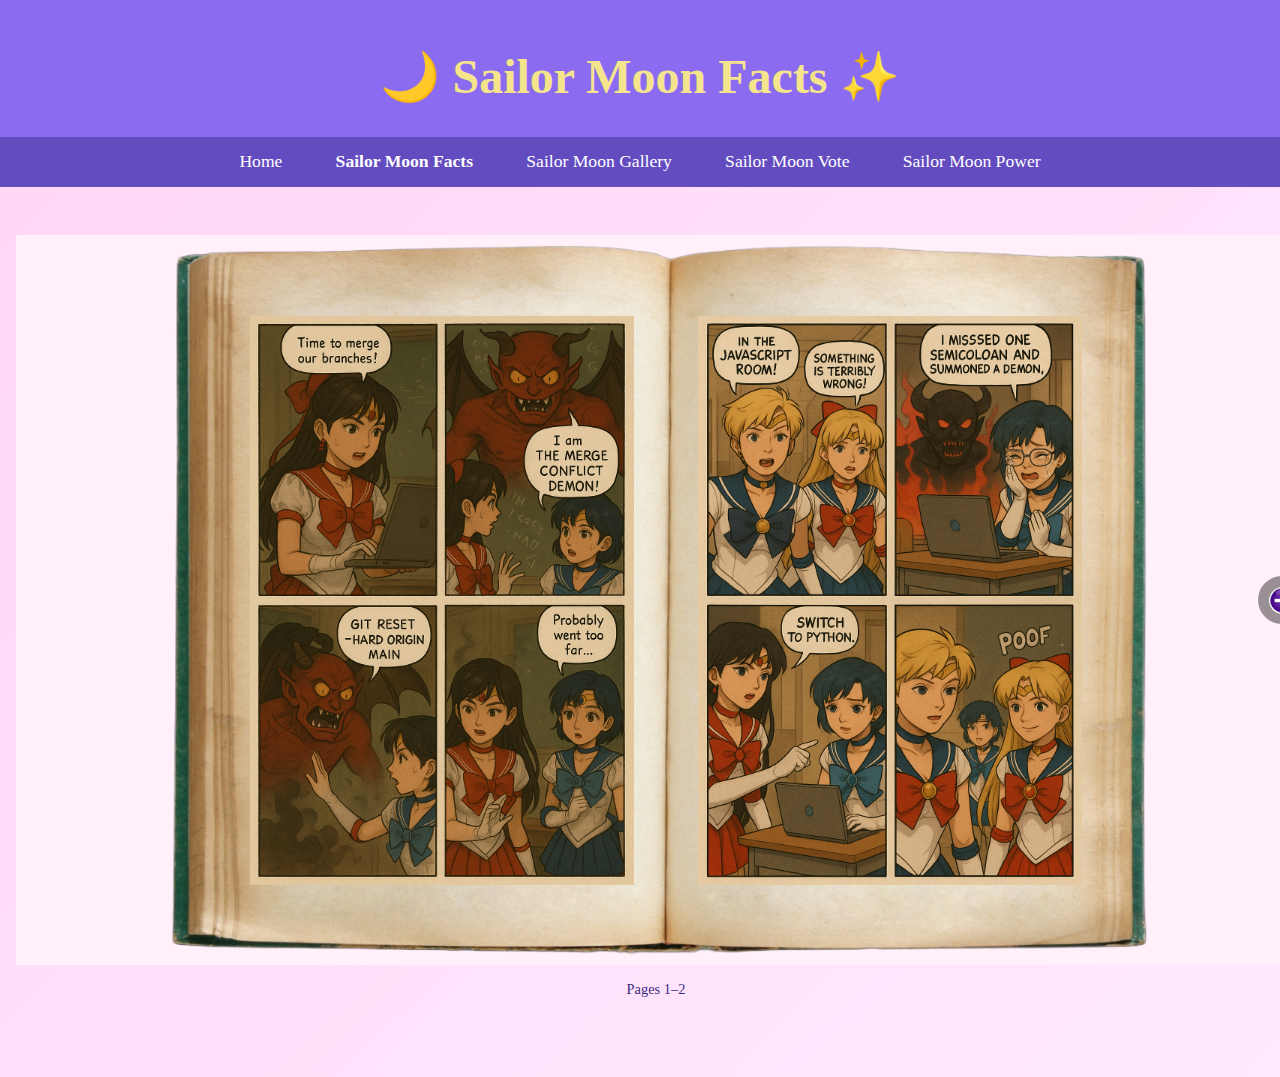
<file: pages/fanfics.html>
<!DOCTYPE html>
<html lang="en">
  <head>
    <meta charset="UTF-8">
    <meta http-equiv="X-UA-Compatible" content="IE=edge">
    <meta name="viewport" content="width=device-width, initial-scale=1.0">
    <title>Sailor Moon facts page</title>
    <!-- Link to Style Sheet -->
    <link href="../styles/style.css" rel="stylesheet">
    <link href="../styles/fanfics.css" rel="stylesheet">
  </head>
  <body>
    <header>
      <h1>🌙 Sailor Moon Facts ✨</h1>
      <nav class="main-nav">
        <ul>
          <li>
            <a href="../index.html">Home</a>
          </li>
          <li class="has-dropdown">
            <a href="facts.html" class="active">Sailor Moon Facts</a>
            <ul class="dropdown">
              <li>
                <a href="fanfics.html">Fanfics</a>
              </li>
            </ul>
          </li>
          <li>
            <a href="gallery.html">Sailor Moon Gallery</a>
          </li>
          <li>
            <a href="vote.html">Sailor Moon Vote</a>
          </li>
          <li>
            <a href="power.html">Sailor Moon Power</a>
          </li>
        </ul>
      </nav>
    </header>
    <main class="comic-wrapper">
      <!-- Radio buttons control which spread is visible -->
      <input type="radio" name="spread" id="spread1" checked>
      <input type="radio" name="spread" id="spread2">
      <section class="book-frame">
        <h2 class="sr-only">Fanfic Comic</h2>
        <!-- Prev arrow (left side) -->
        <label for="spread1" class="nav-arrow nav-prev"></label>
        <!-- Book with open-book image as background -->
        <div class="book">
          <!-- Spread 1: pages 1 & 2 -->
          <div class="spread spread-1">
            <img class="page page-left"
              src="../images/fanfics/page1.png"
              alt="Comic page 1">
            <img class="page page-right"
              src="../images/fanfics/page2.png"
              alt="Comic page 2">
          </div>
          <!-- Spread 2: pages 3 & 4 -->
          <div class="spread spread-2">
            <img class="page page-left"
              src="../images/fanfics/page3.png"
              alt="Comic page 3">
            <img class="page page-right"
              src="../images/fanfics/page4.png"
              alt="Comic page 4">
          </div>
        </div>
        <!-- Next arrow (right side) -->
        <label for="spread2" class="nav-arrow nav-next"></label>
      </section>
      <p class="page-indicator">
        <span class="indicator indicator-1">Pages 1–2</span>
        <span class="indicator indicator-2">Pages 3–4</span>
      </p>
    </main>
  </body>
</html>
</file>
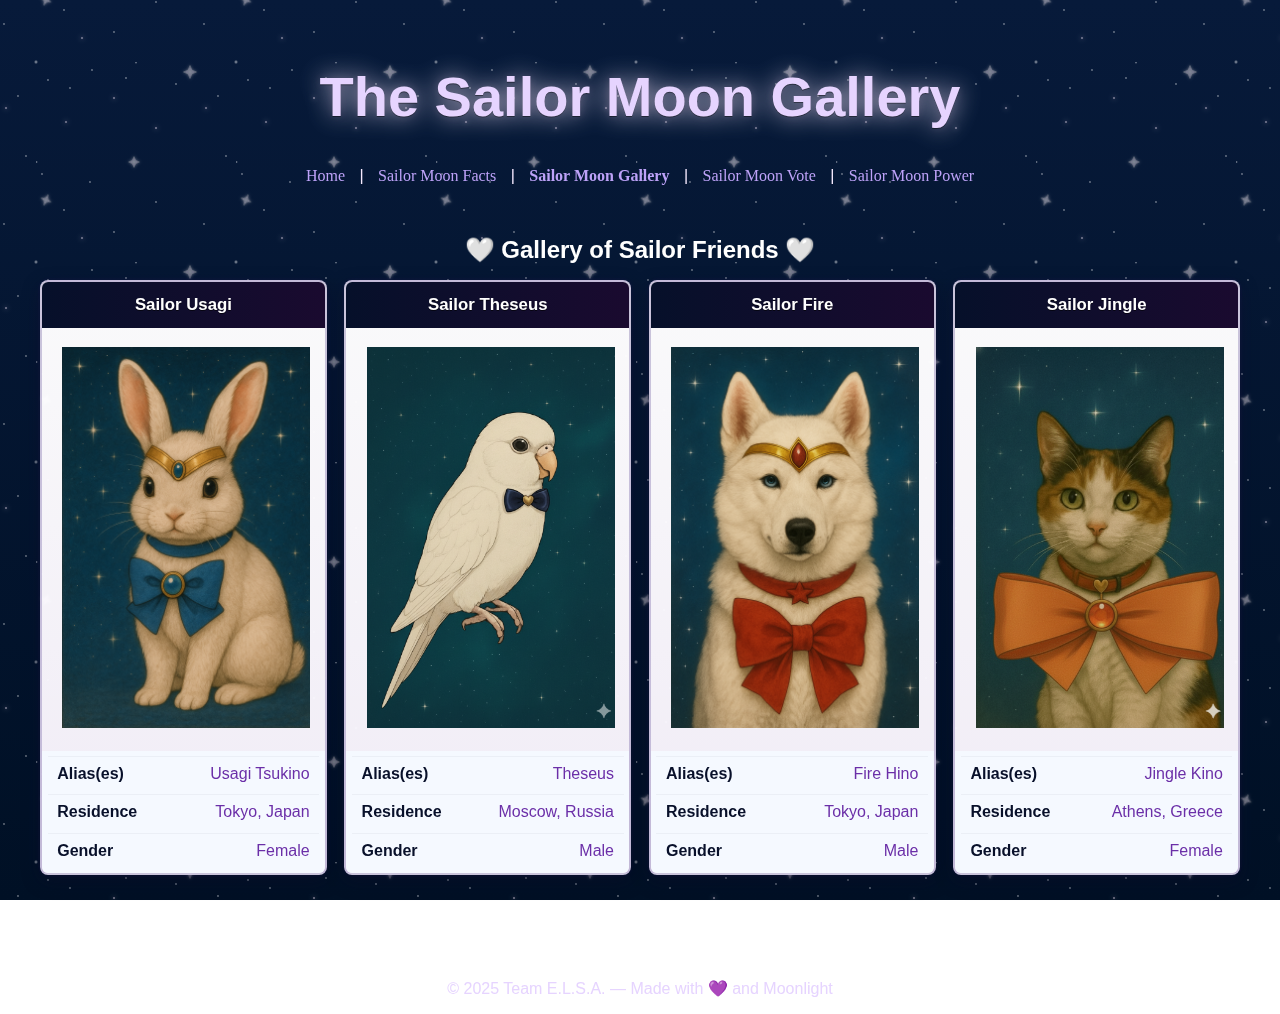
<file: pages/gallery.html>
<!DOCTYPE html>
<html lang="en">

<head>
  <meta charset="UTF-8">
  <meta http-equiv="X-UA-Compatible" content="IE=edge">
  <meta name="viewport" content="width=device-width, initial-scale=1.0">
  <title>Sailor Moon gallery page</title>
  <!-- Link to Style Sheet -->
  <link href="../styles/style.css" rel="stylesheet" />
  <link href="../styles/gallery.css" rel="stylesheet" />
</head>

<body class="container">
  <header>
    <h1>The Sailor Moon Gallery </h1>
    <nav>
      <ul>
        <li>
          <a href="../index.html">Home</a>
        </li>
        <li>|</li>
        <li>
          <a href="facts.html">Sailor Moon Facts</a>
        </li>
        <li>|</li>
        <li>
          <a href="gallery.html"><strong>Sailor Moon Gallery</strong></a>
        </li>
        <li>|</li>
        <li>
          <a href="vote.html">Sailor Moon Vote</a>
        </li>
        <li>|</li>
        <li>
          <a href="power.html">Sailor Moon Power</a>
        </li>
      </ul>
    </nav>
  </header>
  <main>
    <h2>🤍 Gallery of Sailor Friends 🤍</h2>

    <div class="gallery">
      <!-- Card 1 -->
      <article class="card">
        <div class="card-header">Sailor Usagi</div>
        <div class="card-image">
          <div class="img-swap" tabindex="0">
            <img class="img-front" src="../images/gallery/rabbit_u_li.png" alt="Sailor Li Yan" />
            <img class="img-back" src="../images/gallery/usagi_and_li.png" alt="" aria-hidden="true">
          </div>
        </div>
        <div class="card-body">
          <div class="card-row"><strong>Alias(es)</strong><span>Usagi Tsukino</span></div>
          <div class="card-row"><strong>Residence</strong><span>Tokyo, Japan</span></div>
          <div class="card-row"><strong>Gender</strong><span>Female</span></div>
        </div>
      </article>

      <!-- Card 2 -->
      <article class="card">
        <div class="card-header">Sailor Theseus</div>
        <div class="card-image">
          <div class="img-swap" tabindex="0">
            <img class="img-front" src="../images/gallery/Theseus_Ekat_1.png" alt="Sailor Theseus" />
            <img class="img-back" src="../images/gallery/Theseus_and_Ekaterina.png" alt="" aria-hidden="true">
          </div>
        </div>
        <div class="card-body">
          <div class="card-row"><strong>Alias(es)</strong><span>Theseus</span></div>
          <div class="card-row"><strong>Residence</strong><span>Moscow, Russia</span></div>
          <div class="card-row"><strong>Gender</strong><span>Male</span></div>
        </div>
      </article>

      <!-- Card 3 -->
      <article class="card">
        <div class="card-header">Sailor Fire</div>
        <div class="card-image">
          <div class="img-swap" tabindex="0">
            <img class="img-front" src="../images/gallery/Fire_Alicefriends.png" alt="Sailor Fire">
            <img class="img-back" src="../images/gallery/Fire_and_Alice.png" alt="" aria-hidden="true">
          </div>
        </div>
        <div class="card-body">
          <div class="card-row"><strong>Alias(es)</strong><span>Fire Hino</span></div>
          <div class="card-row"><strong>Residence</strong><span>Tokyo, Japan</span></div>
          <div class="card-row"><strong>Gender</strong><span>Male</span></div>
        </div>
      </article>

      <!-- Card 4 -->
      <article class="card">
        <div class="card-header">Sailor Jingle</div>
        <div class="card-image">
          <div class="img-swap" tabindex="0">
            <img class="img-front" src="../images/gallery/Jingle_princess.png" alt="Sailor Jingle" />
            <img class="img-back" src="../images/gallery/Sophie_and_jingle.png" alt="" aria-hidden="true">
          </div>
        </div>
        <div class="card-body">
          <div class="card-row"><strong>Alias(es)</strong><span>Jingle Kino</span></div>
          <div class="card-row"><strong>Residence</strong><span>Athens, Greece</span></div>
          <div class="card-row"><strong>Gender</strong><span>Female</span></div>
        </div>
      </article>

    </div>
  </main>

  <footer>
    <p>&copy; 2025 Team E.L.S.A. — Made with 💜 and Moonlight</p>
  </footer>

</body>

</html>
</file>
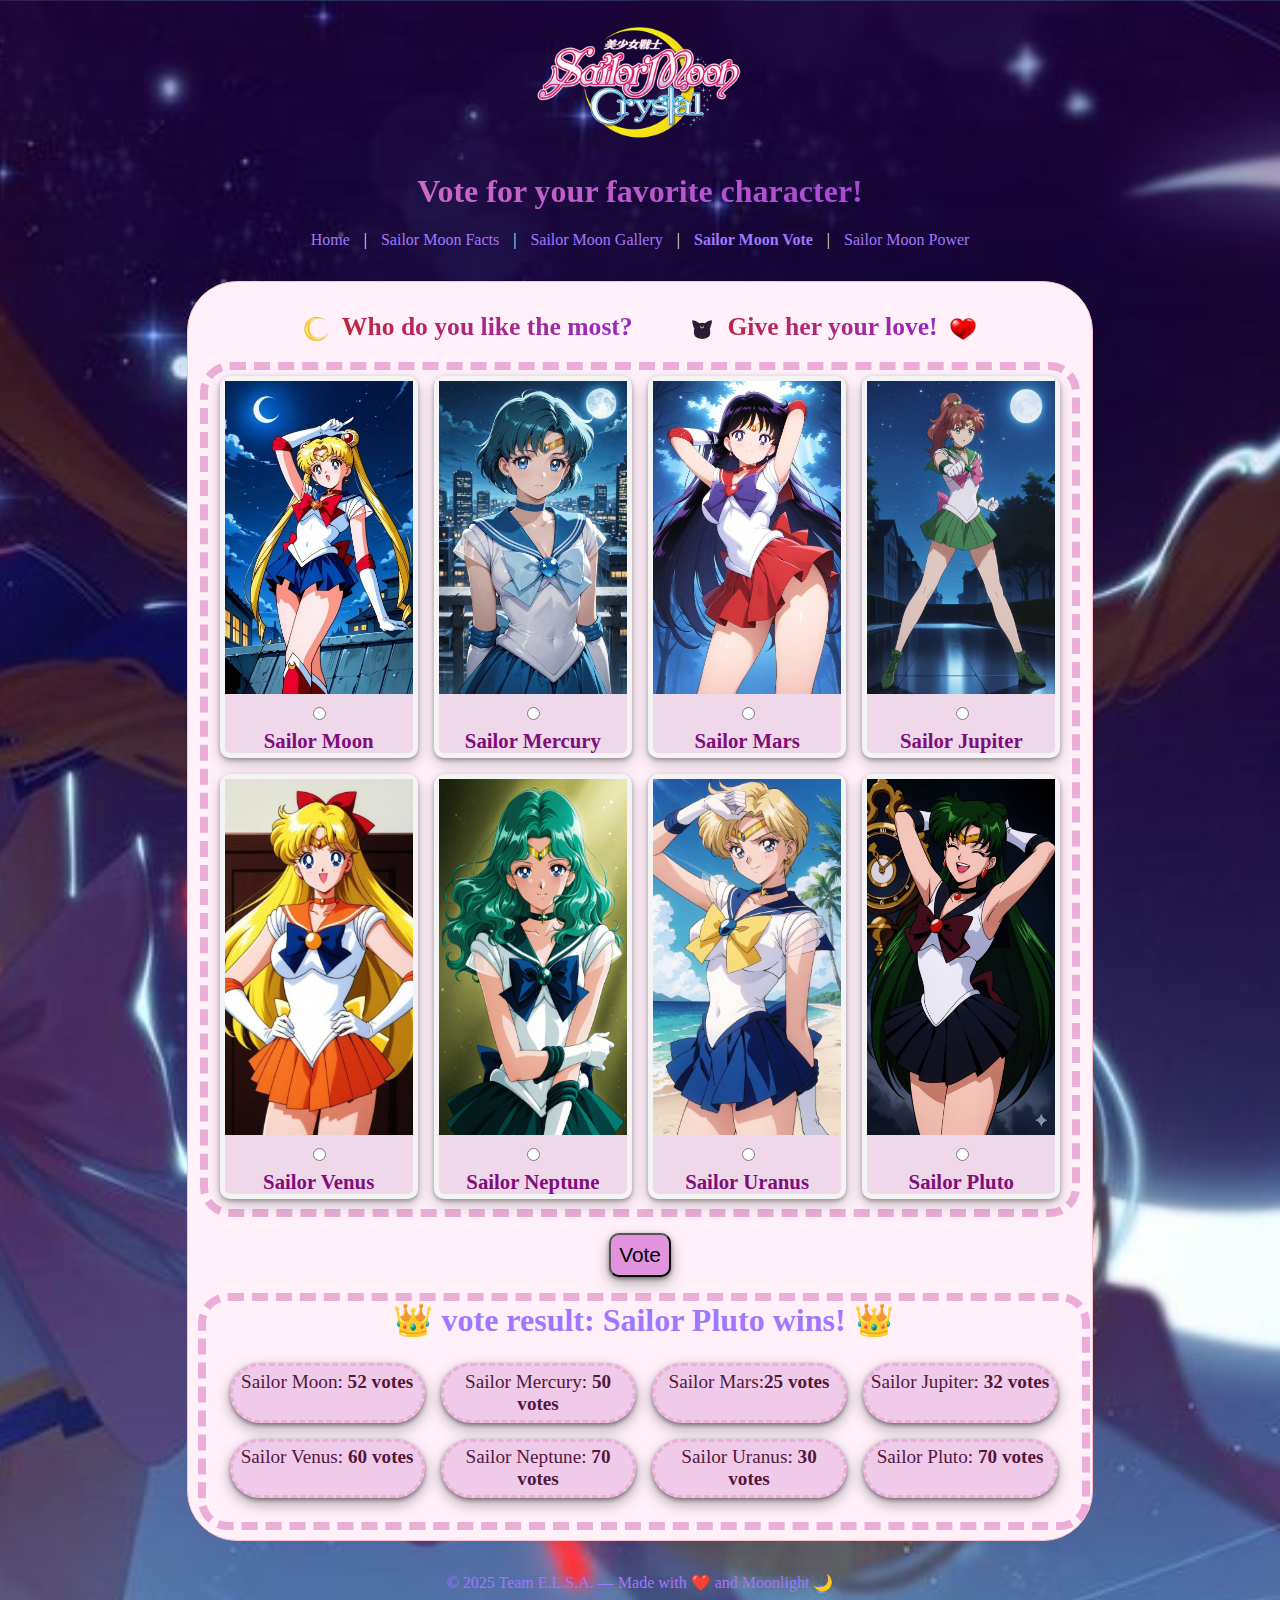
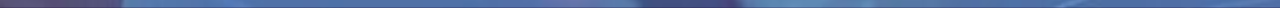
<file: pages/vote.html>
<!DOCTYPE html>
<html lang="en">

<head>
    <meta charset="UTF-8">
    <meta name="viewport" content="width=device-width, initial-scale=1.0">
    <title>Sailor Moon Vote</title>
    <link rel="stylesheet" href="../styles/style.css">
    <link rel="stylesheet" href="../styles/vote.css">
    <link rel="stylesheet" href="https://fonts.googleapis.com/css?family=Tangerine">
    <link rel="icon" href="../images/logo.png">
</head>

<body>
    <header>
        <img id="logo" src="../images/vote/logo3.webp" alt="logo">
        <h1> Vote for your favorite character!</h1>
        <nav class="nav">
            <ul class="main-nav">
                <li><a href="../index.html">Home</a></li>
                <li class="pipe">|</li>
                <li><a href="facts.html">Sailor Moon Facts</a></li>
                <li class="pipe">|</li>
                <li><a href="gallery.html">Sailor Moon Gallery</a></li>
                <li class="pipe">|</li>
                <li><a href="vote.html"><strong>Sailor Moon Vote</strong></a></li>
                <li class="pipe">|</li>
                <li><a href="power.html">Sailor Moon Power</a></li>
            </ul>
        </nav>
    </header>
    <main>
        <section class="vote-body">
            <h2 id="vote-title">  
                <span class="gradient-text"> Who do you like the most? </span>
                <span class="gradient-text">  Give her your love! </span>
            </h2>
            <form method="post" name="vote_form">
                <fieldset>
                    <label class="candidate">
                        <img src="../images/vote/Sailor_Moon2.jpg" alt="Sailor Moon"  >
                        <input type="radio" name="favorite" value="moon" >
                        <span class="sailor-name">Sailor Moon</span>
                    </label>

                    <label class="candidate">
                        <img src="../images/vote/Sailor_Mercury2.jpg" alt="Sailor Mercury"  >
                        <input type="radio" name="favorite" value="mercury">
                        <span class="sailor-name">Sailor Mercury</span>
                    </label>

                    <label class="candidate">
                        <img src="../images/vote/Sailor_Mars1.jpg" alt="Sailor Mars"  >
                        <input type="radio" name="favorite" value="mars"> 
                        <span class="sailor-name">Sailor Mars</span>
                    </label>

                    <label class="candidate">
                        <img src="../images/vote/Sailor_Jupiter6.jpg" alt="Sailor Jupiter"  >
                        <input type="radio" name="favorite" value="jupiter"> 
                        <span class="sailor-name">Sailor Jupiter</span>
                    </label>

                    <label class="candidate">
                        <img src="../images/vote/Sailor_Venus1.jpg" alt="Sailor Venus"  >
                        <input type="radio" name="favorite" value="venus"> 
                        <span class="sailor-name">Sailor Venus</span>
                    </label>

                    <label class="candidate">
                        <img src="../images/vote/Sailor_Neptune1.jpg" alt="Sailor Neptune"  >
                        <input type="radio" name="favorite" value="neptune"> 
                        <span class="sailor-name">Sailor Neptune</span>
                    </label>

                    <label class="candidate">
                        <img src="../images/vote/Sailor_Uranus.jpg" alt="Sailor Uranus"  >
                        <input type="radio" name="favorite" value="uranus"> 
                        <span class="sailor-name">Sailor Uranus</span>
                    </label>

                    <label class="candidate">
                        <img src="../images/vote/Sailor_Pluto2.jpg" alt="Sailor Pluto"  >
                        <input type="radio" name="favorite" value="pluto"> 
                        <span class="sailor-name">Sailor Pluto</span>
                    </label>

                </fieldset>
                <button type="submit">Vote</button>
            </form>

            <section id="result">
                <h2 id="result-title">👑 vote result: Sailor Pluto wins! 👑</h2>
                <ul id="results-list">
                    <li class="vote-result">Sailor Moon: <strong>52 votes</strong></li>
                    <li class="vote-result">Sailor Mercury: <strong>50 votes</strong></li>
                    <li class="vote-result">Sailor Mars:<strong>25 votes</strong></li>
                    <li class="vote-result">Sailor Jupiter: <strong>32 votes</strong></li>
                    <li class="vote-result">Sailor Venus: <strong>60 votes</strong></li>
                    <li class="vote-result">Sailor Neptune: <strong>70 votes</strong></li>
                    <li class="vote-result">Sailor Uranus: <strong>30 votes</strong></li>
                    <li class="vote-result">Sailor Pluto: <strong>70 votes</strong></li>
                </ul>
            </section>
        </section>

    </main>
    <footer>
        <p>&copy; 2025 Team E.L.S.A. — Made with ❤️ and Moonlight 🌙</p>
    </footer>
</body>

</html>
</file>
<file: styles/style.css>
h1 {
    color: #FF8ACB;
}

a {
    color: #A277FF;
    text-decoration: none;
}

li {
    display: inline;
    margin: 0 5px;
}

body {
    background-color: #ffe6f9;
    text-align: center;
}

ul {
    list-style: none;
    padding: 0;
    margin: 0;
}

section {
    background-color: #fff0fa;
    width: 70%;
    margin: 20px auto;
    padding: 10px;
    border: 1px solid pink;
}

h2 {
    color: #A277FF
}

article {
    display: flex;
    flex-wrap: wrap;
    justify-content: center;
}

figure {
    margin: 10px;
    text-align: center;
}

footer p {
    color: #A277FF;
}

.sailor-img {
    width: 250px;
    height: 375px;
}

.sailor-img-wide {
    height: 375px;
}

.swap-img {
    position: relative;
    width: 250px;
    height: 375px;
}

/*stacks both images on top of each other*/
.swap-img img {
    position: absolute;
    left: 0;
    top: 0;
    transition: opacity 0.3s ease;
}

.img-hover {
    opacity: 0;
}

.swap-img:hover .img-default {
    opacity: 0;
}

.swap-img:hover .img-hover {
    opacity: 1;
}

/* visually-hidden utility for screen readers */
.sr-only {
    position: absolute !important;
    width: 1px;
    height: 1px;
    padding: 0;
    margin: -1px;
    overflow: hidden;
    clip: rect(0 0 0 0);
    white-space: nowrap;
    border: 0;
}
</file>
<file: styles/gallery.css>
body {
        background:
            linear-gradient(180deg, #071a3a 0%, #001025 100%);
        background-attachment: fixed;
        background-size: cover;
        color: #f6eaff;
    font-family: "Copperplate", Arial, Helvetica, sans-serif;
    position: relative;
    overflow-x: hidden;
}

/* Repeatable star tile layer (first layer) using a pseudo-element so opacity is adjustable */
body::before {
        content: "";
        position: fixed;
        inset: 0;
        z-index: 0; /* behind page content (which uses z-index:1) */
        pointer-events: none;
        background-image: url("../images/gallery/stars-tile.svg");
        background-repeat: repeat;
        background-position: 36px 62px;
        /* control the density of the tile here */
        background-size: 200px 200px;
        opacity: 0.5; /* adjust this value to make stars more or less visible */
        mix-blend-mode: screen; /* lightens the stars over the dark background */
        /* subtle twinkle animation for the tiled stars */
        filter: blur(0.4px) saturate(1.05);
        animation: twinkleLayer 4.7s ease-in-out infinite;
}


/* keep content above the decorative layers */
header, main, footer, .gallery, .card { position: relative; z-index: 1; }

@keyframes twinkle {
    0%, 100% { opacity: 0.92; }
    50% { opacity: 1; }
}

@keyframes floatNebula {
    0% { transform: translate3d(0,0,0); }
    50% { transform: translate3d(20px,-10px,0); }
    100% { transform: translate3d(0,0,0); }
}

/* Additional twinkle animation for layered, desynchronized star blinking */
@keyframes twinkleLayer {
    0% { opacity: 0.28; }
    30% { opacity: 0.62; }
    60% { opacity: 0.36; }
    100% { opacity: 0.72; }
}

main {
    text-align: center;
    padding: 2rem 1rem 4rem;
}

/* Page headings */
h1 {
    font-family: "Brush Script MT", Arial, Helvetica, sans-serif;
    font-size: 3.5rem;
    color: #e6d4ff;
    text-shadow:
        0 0 6px #e6d4ff,
        0 0 12px #e9e1f5bf,
        0 0 26px rgba(107,47,168,0.45),
        0 0 48px rgba(255,140,200,0.18);
    filter: drop-shadow(0 0 12px #e9e1f5bf);
    -webkit-font-smoothing: antialiased;
    text-shadow: 0 1px 0 rgba(0,0,0,0.4), 0 0 8px rgba(255,180,220,0.12);
    margin-top: 4rem;
}
a {
    color: #bda2f8;
    font-family: Cambria, Cochin, Georgia, Times, 'Times New Roman', serif;
}

h2 {
    color: #fff; 
    margin-bottom: 1rem;
}

.gallery {
    display: grid;
    grid-template-columns: repeat(auto-fit, minmax(240px, 1fr));
    gap: 1.1rem;
    align-items: start;
    margin: 0.75rem auto;
    max-width: 1200px;
}

.card {
    background: linear-gradient(180deg, rgba(255, 255, 255, 0.98), rgba(250,245,255,0.96));
    border: 2px solid rgba(68, 47, 133, 0.261);
    border-radius: 8px;
    overflow: hidden;
    box-shadow: 0 6px 18px rgba(11,10,40,0.45), 0 0 12px rgba(202,160,255,0.03);
    display: flex;
    flex-direction: column;
    min-height: 100%;
    transition: transform 180ms ease, box-shadow 180ms ease;
}

.card:hover {
    transform: translateY(-6px);
    box-shadow: 0 18px 40px rgba(11,10,40,0.55), 0 0 30px rgba(255,140,200,0.09);
}

.card-header {
    background: linear-gradient(90deg, #06102a 0%, #1a0a2f 100%);
    color: #fff;
    font-weight: 800;
    text-align: center;
    padding: 0.8rem 0.6rem;
    font-size: 1.05rem;
    text-shadow: 0 1px 0 rgba(0,0,0,0.6);
}

.card-image {
    background: transparent;
    padding: 0.8rem 0.9rem;
    display: flex;
    justify-content: center;
}

.card-image img {
    width: 100%;
    max-width: 320px;
    height: auto;
    border-radius: 6px;
    border: 6px solid rgba(255,255,255,0.03);
}

.card-body {
    background: rgba(245,250,255,0.92);
    padding: 0.35rem;
    display: flex;
    flex-direction: column;
    gap: 0.2rem;
    margin-top: auto;
}

.card-row {
    display: flex;
    justify-content: space-between;
    align-items: center;
    padding: 0.5rem 0.6rem;
    border-top: 1px solid rgba(10,10,30,0.04);
}

.card-row strong {
    color: #08102a; /* deep navy label */
    font-weight: 700;
}

.card-row span {
    color: #6b2fa8; /* magical purple for values/links */
}

/* subtle accent line beneath card image area */
.card + .card, .card {
    outline: 2px solid rgba(107,47,168,0.03);
}

footer p {
    color: #e6d4ff;
    margin-top: 2rem;
}

.img-swap {
  position: relative;
  display: block;
  width: 100%;
  overflow: hidden;
  border-radius: 6px; /* 与图片圆角一致 */
  cursor: pointer;
}

.img-swap img {
  display: block;
  width: 100%;
  height: auto;
  object-fit: cover;
  transition: opacity 260ms ease, transform 260ms ease;
  backface-visibility: hidden;
}

/* 默认前景可见，背景隐藏 */
.img-swap .img-front { opacity: 1; transform: scale(1); position: relative; z-index: 2; }
.img-swap .img-back  { opacity: 0; transform: scale(1.03); position: absolute; inset: 0; top: 0; left: 0; z-index: 1; }

/* 鼠标 hover 或 聚焦 时切换（键盘可访问） */
.img-swap:hover .img-front,
.img-swap:focus-within .img-front,
.img-swap.hover .img-front { opacity: 0; transform: scale(0.98); }

.img-swap:hover .img-back,
.img-swap:focus-within .img-back,
.img-swap.hover .img-back { opacity: 1; transform: scale(1); }

@media (max-width: 860px) {
    .gallery { grid-template-columns: repeat(auto-fit, minmax(200px, 1fr)); }
    .card-image img { max-width: 260px; }
}

@media (max-width: 560px) {
    .card-header { font-size: 1rem; }
    .card-image img { max-width: 220px; }
    main { padding: 1rem 0.6rem 3rem; }
}
</file>
<file: styles/vote.css>
@keyframes float {
    0%   { transform: translateY(0px); }
    50%  { transform: translateY(-6px); } 
    100% { transform: translateY(0px); }
}


@keyframes gradientMove {
    0% { background-position: 0%; }
    100% { background-position: 200%; }
}


@keyframes bounce {
    0%, 100% { transform: scale(1); }
    50% { transform: scale(1.2); } 
}

/* body */
body {
    background-image:  
    url("../images/vote/bg13.jpg");
    background-size: cover;      
    background-position: center; 
}


/* header*/
#logo {
    width: 15rem;
}


h1 {
    font-family: "Gill Sans";
    font-size: 2rem;
    background: linear-gradient(90deg, #ee86ba, #8a2be2, #ff69b4);
    background-size: 200%;
    background-clip: text;   
    -webkit-background-clip: text;
    color: transparent;      
    animation: gradientMove 3s infinite linear;
}


.pipe {
    color: rgb(241, 234, 243);
}

a:hover {
    color: #ff69b4; 
}


/* main */
.vote-body {
    border-radius: 50px;
    max-width: 1200px; 
    margin: 2rem auto; 

}


/* title gradientMove and add some icons*/
.gradient-text {
    font-size: 1.6rem;
    font-weight: 700;
    background: linear-gradient(90deg, #c82525, #8a2be2, #da17ad);
    background-size: 200%;
    background-clip: text;   
    -webkit-background-clip: text;
    color: transparent;      
    animation: gradientMove 1s infinite linear;
}


#vote-title .gradient-text::before,
#vote-title .gradient-text::after {
    content: "";
    display: inline-block;
    width: 26px;
    height: 26px;
    background-size: contain;        
    background-position: center;    
    background-repeat: no-repeat;
    vertical-align: middle;
    margin: 0 6px;                    
}

#vote-title .gradient-text:first-child::before {
    background-image: url('../images/vote/moon-nobg.jpg');
}
#vote-title .gradient-text:last-child::before {
    background-image: url('../images/vote/cat-nobg.jpg');
}
#vote-title .gradient-text:last-child::after {
    background-image: url('../images/vote/heart-nobg.jpg');
}


/* candidate cards */
.candidate {
    display: flex;
    flex-direction: column;
    align-items: center;
    gap:0.6rem;
    border: 5px solid #f5f4f5;
    border-radius: 10px;
    background-color: rgb(239, 216, 234);
    box-shadow:
        0 2px 4px rgba(0,0,0,0.3),
        0 6px 15px rgba(0,0,0,0.2);
    transition: transform .3s ease, box-shadow .3s ease, border-color .3s ease;
}

.candidate:hover {
    transform: translateY(-8px) scale(1.05);
    box-shadow:
        0 4px 10px rgba(255, 20, 147, 0.4),
        0 8px 20px rgba(138, 43, 226, 0.3);
    border-color: #992b74;
}


label img {
    width: 100%;
    height:100%;
    position: relative;
    animation: float 4s ease-in-out infinite;
}


.sailor-name {
    color: rgb(129, 13, 123);
    font-size: 1.3rem;
    font-weight: bold;
}


/* form: layout grid */
fieldset {
    display: grid;
    grid-template-columns:  1fr 1fr 1fr 1fr;
    border-radius: 30px;
    border-style:dashed;
    border: 8px dashed #ebaed7;
    gap:1rem;
}


button {
    font-size: 1.3rem;
    border-radius: 10px;
    padding: 0.5rem;
    background-color: rgb(225, 148, 221);
    margin: 1rem;
    box-shadow: 
        0 2px 4px rgba(0,0,0,0.4),
        0 6px 15px rgba(0,0,0,0.3);
    display: inline-block;
    animation: bounce 2s infinite ease-in-out;
}


/* section  result layout: grid  */
#result {
    border: 8px dashed #ebaed7;
    border-radius: 30px;
    background-color:#fff0fa;
    margin: 0px;
    padding: 0px;
    width: 99%;
}


#result-title {
    font-size: 2rem;
    margin:auto;
    font-weight: bolder;
}


#results-list {
    font-size: 1.2rem;
    display: grid;
    grid-template-columns: 1fr 1fr 1fr 1fr;
    margin:1rem;
}


.vote-result {
    color:rgb(83, 23, 62);
    padding:0.3rem;
    border-radius: 30px;
    border: 3px dashed #ebaed7;
    background-color: rgb(239, 203, 233);
    box-shadow: 
        0 2px 4px rgba(0,0,0,0.4),
        0 6px 15px rgba(0,0,0,0.3);
    text-align: center;
    margin: 0.5rem;
}
</file>
<file: styles/fanfics.css>
/*animated background – “moving pastel sky”*/
body {
  background: linear-gradient(135deg, #ffd6f5, #ffe9ff, #fff5d1, #e2d8ff);
  background-size: 300% 300%;
  animation: bg-shift 18s ease-in-out infinite;
  position: relative;      /* so ::before can be positioned */
  overflow-x: hidden;      /* avoids scroll bar from decoration */
  font-family: Georgia, serif;
  color: #3C2D7C;
  margin: 0;
}

header{
  background-color: #8b6cf1;
  text-align: center;
  padding: 1rem 0 0; /* top padding only, no bottom padding so nav sits flush */ 
}

h1 {
  color: #F4E48C;
  font-size: 3rem;
}

h2 {
  color: #3C2D7C;
}

nav ul {
  display: flex;
  justify-content: center;
  gap: 2rem;   /* ← adds spacing between menu items */
  padding: 0;
  margin: 0;
  list-style: none;
}

ul {
  gap: 2rem;
}

header nav {
margin: 0 auto; /* center nav */
background-color: #634CC0;
padding: 0.9rem 0; /* vertical padding inside nav */
}

li, a{
  font-size: 1.1rem;
  color: white;
}

/* Dropdown menu styles */
.main-nav ul {
  list-style: none;
  margin: 0;
  padding: 0;
  display: flex;
  justify-content: center;
  gap: 1.5rem;
}

.main-nav a {
  text-decoration: none;
  color: white;
  padding: 0.4rem 0.6rem;
}

nav a.active {
  font-weight: 700;
}

.has-dropdown .dropdown a {
  font-size: 1.1rem;    /* match main menu size */
}

/* dropdown base (hidden) */
.has-dropdown {
  position: relative;
}

.has-dropdown .dropdown {
  list-style: none;
  margin: 0;
  padding: 0;
  position: absolute;
  top: 100%;        /* right under the parent li */
  left: 0;
  width: 100%;         /* match parent li width */
  min-width: 160px;
  background: #634CC0;
  border-radius: 0.5rem;
  display: none;    /* hidden by default */
  box-shadow: 0 8px 16px rgba(0,0,0,0.15);
}

.has-dropdown .dropdown li a {
  display: block;
  padding: 0.4rem 0.6rem;
}

/* show dropdown on hover */
.has-dropdown:hover .dropdown {
  display: block;
}

@keyframes bg-shift {
  0%   { background-position: 0% 50%; }
  50%  { background-position: 100% 50%; }
  100% { background-position: 0% 50%; }
}

/* ===== Card grid ===== */
.cards-grid {
  /* add top padding so the top row of cards has breathing room */
  padding: 1.2rem 1.2rem 2rem;
  display: grid;
  /* keep two columns on wider screens */
  grid-template-columns: repeat(2, minmax(260px, 1fr));
  gap: 1.8rem;
  border-radius: 26px;
  padding-top: 0;
}

.container {
  box-sizing: border-box; 
  width: 70%;             
  margin-left: auto;      
  margin-right: auto;
  max-width: 1000px;
  margin: 0 auto 1.1rem;
  border-width: 0px;
}


/* ===== Comic book viewer ===== */

/* Hide just the radio buttons inside the comic wrapper */
.comic-wrapper input[type="radio"] {
  display: none;
}

/* Main comic area */
.comic-wrapper {
  width: 100%;
  max-width: 1500px;
  margin: 2rem auto 3rem;  /* ✔ restore spacing above the book */
  padding: 1rem;
  text-align: center;
}

.comic-heading {
  margin-bottom: 1.5rem;
  font-size: 2rem;
  color: #3C2D7C; /* matches your palette */
}

/* Layout: arrows on each side, book in the middle */
.book-frame {
  display: grid;
  grid-template-columns: auto 1fr auto; /* arrows — book — arrows */
  align-items: center;
  width: 100%;  /* full width */
  margin: 0 auto;
}

/* ensure no visible border or shadow around the book frame */
.book-frame {
  border: none;
  box-shadow: none;
  outline: none;
}

/* Arrows (Prev / Next) – <label> elements */
.nav-arrow {
  width: 3rem;
  height: 3rem;
  border-radius: 50%;
  background-color: rgba(0,0,0,0.4);
  cursor: pointer;
  display: flex;
  align-items: center;
  justify-content: center;
  padding: 0;
  transition: 0.1s;
}

/* LEFT arrow image */
.nav-prev {
  background-image: url("../images/fanfics/btn-left.png");
  background-repeat: no-repeat;
  background-position: center;
  background-size: 60%; /* adjust arrow size inside circle */
}

/* RIGHT arrow image */
.nav-next {
  background-image: url("../images/fanfics/btn-right.png");
  background-repeat: no-repeat;
  background-position: center;
  background-size: 60%;
}

.nav-arrow:hover {
  transform: translateY(-2px);
  background-color: rgba(0,0,0,0.7);
}

/* Book container (using the open-book image as background) */
.book {
  position: relative;
  width: 90%;
  margin: 0 auto; 
  aspect-ratio: 3 / 2; /* adjust if your book image is taller/wider */
  background-image: url("../images/fanfics/open-book.png");
  background-size: contain;
  background-position: center;
  background-repeat: no-repeat;
  overflow: hidden;
}

/* explicitly remove any border/shadow around the book graphic */
.book {
  border: none;
  box-shadow: none;
}

/* Each spread (pair of pages) */
.spread {
  position: absolute;
  inset: 0;
  opacity: 0;
  pointer-events: none;
  transition: opacity 0.25s ease;
}

/* The actual comic pages drawn on top of the left/right paper area */
.page {
  position: absolute;
  /* vertically center using transform instead of top+bottom so pages don't stick to the bottom */
  top: 50%;
  transform: translateY(-50%);
  width: 36%;           /* page width relative to book; adjust if you want larger/smaller pages */
  max-height: 80%;      /* avoid overflow inside the book image */
}

/* Left page position */
.page-left {
  left: 11%;
}

/* Right page position */
.page-right {
  right: 11%;
}

/* Show spread 1 or 2 depending on which radio is checked */
#spread1:checked ~ .book-frame .spread-1 {
  opacity: 1;
  pointer-events: auto;
}

#spread2:checked ~ .book-frame .spread-2 {
  opacity: 1;
  pointer-events: auto;
}

/* Hide prev arrow on first spread, next arrow on last spread */
#spread1:checked ~ .book-frame .nav-prev {
  visibility: hidden;
}

#spread2:checked ~ .book-frame .nav-next {
  visibility: hidden;
}

/* Page indicator text */
.page-indicator {
  margin-top: 1rem;
  font-size: 0.9rem;
  color: #3C2D7C;
}

.indicator {
  display: none;
}

#spread1:checked ~ .page-indicator .indicator-1 {
  display: inline;
}

#spread2:checked ~ .page-indicator .indicator-2 {
  display: inline;
}

/* Optional: small-screen tweaks */
@media (max-width: 700px) {
  .nav-arrow {
    font-size: 1.8rem;
  }

  .page {
    top: 50%;
    transform: translateY(-50%);
    width: 46%;
    max-height: 72%;
  }
}
</file>
